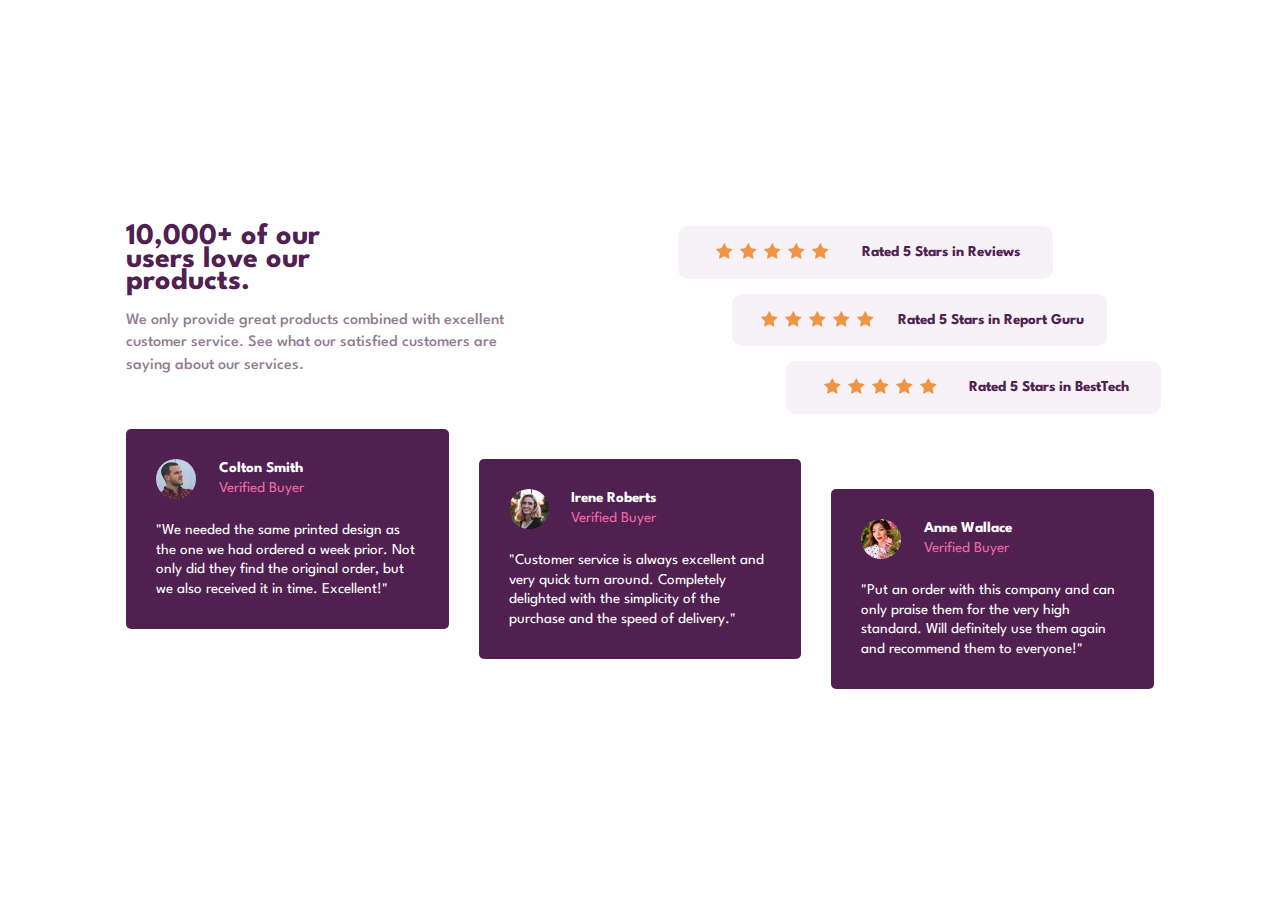
<file: Social-Proof-Section-main/index.html>
<!DOCTYPE html>
<html lang="en">
  <head>
    <meta charset="UTF-8" />
    <meta http-equiv="X-UA-Compatible" content="IE=edge">
    <meta name="viewport" content="width=device-width, initial-scale=1.0" />
    <!-- displays site properly based on user's device -->

    <link rel="icon" type="image/png" sizes="32x32" href="./images/favicon-32x32.png"/>
    <link rel="stylesheet" href="reset.css">
    <link rel="stylesheet" href="style.css">
    <link rel="stylesheet" href="desktop.css">

    <title>Frontend Mentor | Social proof section</title>

    <style>
      @import url('https://fonts.googleapis.com/css2?family=League+Spartan:wght@400;500;700&family=Sofia+Sans+Extra+Condensed:wght@500&display=swap');
    </style>

  </head>
  <body>
    <main>
      <div class="row-1">
        <div class="group-1">
          <h1 class="padd heading">10,000+ of our<br>users love our<br>products.</h1>
          <p class="para-one">We only provide great products combined with excellent customer service.
            See what our satisfied customers are saying about our services.</p>
        </div>
  
  
        <div class="group-2">
          <div class="rate rate-one">
            <div class="stars">
              <img class="stars" src="images/icon-star.svg" alt="">
              <img class="stars" src="images/icon-star.svg" alt="">
              <img class="stars" src="images/icon-star.svg" alt="">
              <img class="stars" src="images/icon-star.svg" alt="">
              <img class="stars" src="images/icon-star.svg" alt="">
            </div>
            <p class="rates">Rated 5 Stars in Reviews</p>
          </div>
  
          <div class="rate rate-two">
            <div class="stars">
              <img class="stars" src="images/icon-star.svg" alt="">
              <img class="stars" src="images/icon-star.svg" alt="">
              <img class="stars" src="images/icon-star.svg" alt="">
              <img class="stars" src="images/icon-star.svg" alt="">
              <img class="stars" src="images/icon-star.svg" alt="">
            </div>
            <p class="rates">Rated 5 Stars in Report Guru</p>
          </div>
  
          <div class="rate rate-three">
            <div class="stars">
              <img class="stars" src="images/icon-star.svg" alt="">
              <img class="stars" src="images/icon-star.svg" alt="">
              <img class="stars" src="images/icon-star.svg" alt="">
              <img class="stars" src="images/icon-star.svg" alt="">
              <img class="stars" src="images/icon-star.svg" alt="">
            </div>
            <p class="rates">Rated 5 Stars in BestTech</p>
          </div>
        </div>
      </div>


      <div class="group-3">
        <div class="reviews review-one">
          <div class="profile-detail">
            <div class="pp">
              <img src="images/image-colton.jpg" alt="Colton Profile" class="photo-profile">
            </div>
            <div class="ppp">
              <p class="name">Colton Smith</p>
              <p class="info">Verified Buyer</p>
            </div>
          </div>

          <p class="para-review">
            "We needed the same printed design as the one we had ordered a week prior.
            Not only did they find the original order, but we also received it in time.
            Excellent!"
          </p>
        </div>

        <div class="reviews review-two">
          <div class="profile-detail">
            <div class="pp">
              <img src="images/image-irene.jpg" alt="Colton Profile" class="photo-profile">
            </div>
            <div class="ppp">
              <p class="name">Irene Roberts</p>
              <p class="info">Verified Buyer</p>
            </div>
          </div>

          <p class="para-review">
            "Customer service is always excellent and very quick turn around. Completely
            delighted with the simplicity of the purchase and the speed of delivery."
          </p>
        </div>

        <div class="reviews review-three">
          <div class="profile-detail">
            <div class="pp">
              <img src="images/image-anne.jpg" alt="Colton Profile" class="photo-profile">
            </div>
            <div class="ppp">
              <p class="name">Anne Wallace</p>
              <p class="info">Verified Buyer</p>
            </div>
          </div>

          <p class="para-review">
            "Put an order with this company and can only praise them for the very high
            standard. Will definitely use them again and recommend them to everyone!"
          </p>
        </div>
      </div>
    </main>
    
    
    
    <!--
    <div class="attribution">
      Challenge by
      <a href="https://www.frontendmentor.io?ref=challenge" target="_blank"
        >Frontend Mentor</a
      >. Coded by <a href="#">Your Name Here</a>.
    </div>

    -->
  </body>
</html>

<!--
  i realized that I always fixed the width of content's container to
  match the mobile design. that's why my code wasn't really flexible.
  I cant really see the size 375 on my laptop so, I fixed the width insted :/

  Updates: I used chrome to see another screen size but the dev tool kinda take my entire screen so it wasn't comfortable.
  I found the solution in Kevil Powel's video that I can use Firefox instead and I think it's more convinience. I wish I knew this earlier.

  I also discovered new way to make the design flexible: use min property haha. I still find it difficult to use alike properties value tho like minmax, min-width, etc.
  I also discovered the way to reset css: using reset.css, thanks to -- from scrimba that gave list of Junior Developer checklist

  Next project: I will try to implement BEM in my code and see if that's useful for me

  Oh and, is there another way to create the stars? those repeated lines kinda bother me huhu
  and last thing, I stuck on how to place the reviews so it can be placed by using align-items or justify-content instead of using margin *edit this part

  updateeee: just took a screenshot. huhu I didnt know that firefox could be this useful, I should've used it earlier huhuhuuuu
-->
</file>
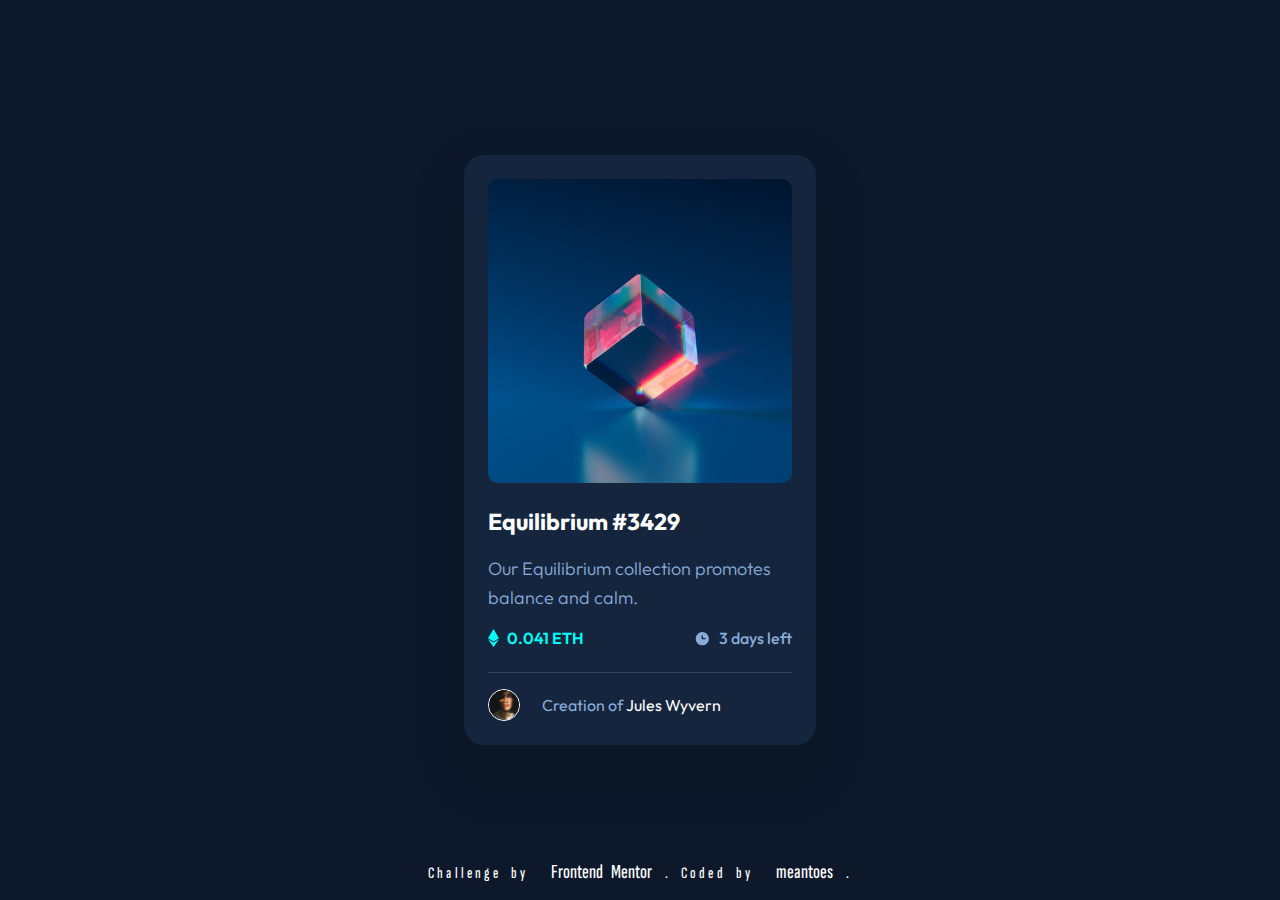
<file: NFT-Preview-Card-main/NFT-Preview-Card-main/index.html>
<!DOCTYPE html>
<html lang="en">
<head>
  <meta charset="UTF-8">
  <meta http-equiv="X-UA-Compatible" content="IE=edge">
  <meta name="viewport" content="width=device-width, initial-scale=1.0"> <!-- displays site properly based on user's device -->

  <link rel="icon" type="image/png" sizes="32x32" href="./images/favicon-32x32.png">
  <link rel="stylesheet" href="style.css">
  
  <title>Frontend Mentor | NFT preview card component</title>

  <style>
    @import url('https://fonts.googleapis.com/css2?family=Outfit:wght@300;400;600&family=Sofia+Sans+Extra+Condensed:ital,wght@0,500;1,600&display=swap');
  </style>
</head>

<body>
  <main>
    <div class="image">
      <img class="img" src="images/image-equilibrium.jpg" alt="Equilibrium">
      <img src="images/icon-view.svg" alt="view" class="view">
      <div class="overlay"></div>
    </div>

    <div class="card-details">
      <div class="card-info">
        <h1>Equilibrium #3429</h1>
        <p class="info">Our Equilibrium collection promotes<br>balance and calm.</p>
      </div>

      <div class="more-info">
        <div class="eth">
          <img src="images/icon-ethereum.svg" alt="Ethereum">
          <span class="eth">0.041 ETH</span>
        </div>

        <div class="times-left">
          <img src="images/icon-clock.svg" alt="clock">
          <span>3 days left</span>
        </div>
      </div>

      <hr>

      <div class="creator">
        <img class="avatar" src="images/image-avatar.png" alt="Avatar">
        <span class="creation">Creation of <span class="creators-name">Jules Wyvern</span></span>
      </div>
    </div>

    <div class="shadow_1"></div>
    <div class="shadow_2"></div>
  </main>

  <footer>
    Challenge by <a href="https://www.frontendmentor.io?ref=challenge" target="_blank">Frontend Mentor</a>. 
    Coded by <a href="https://www.frontendmentor.io/profile/meantoes">meantoes</a>.
  </footer>

</body>
</html>
</file>
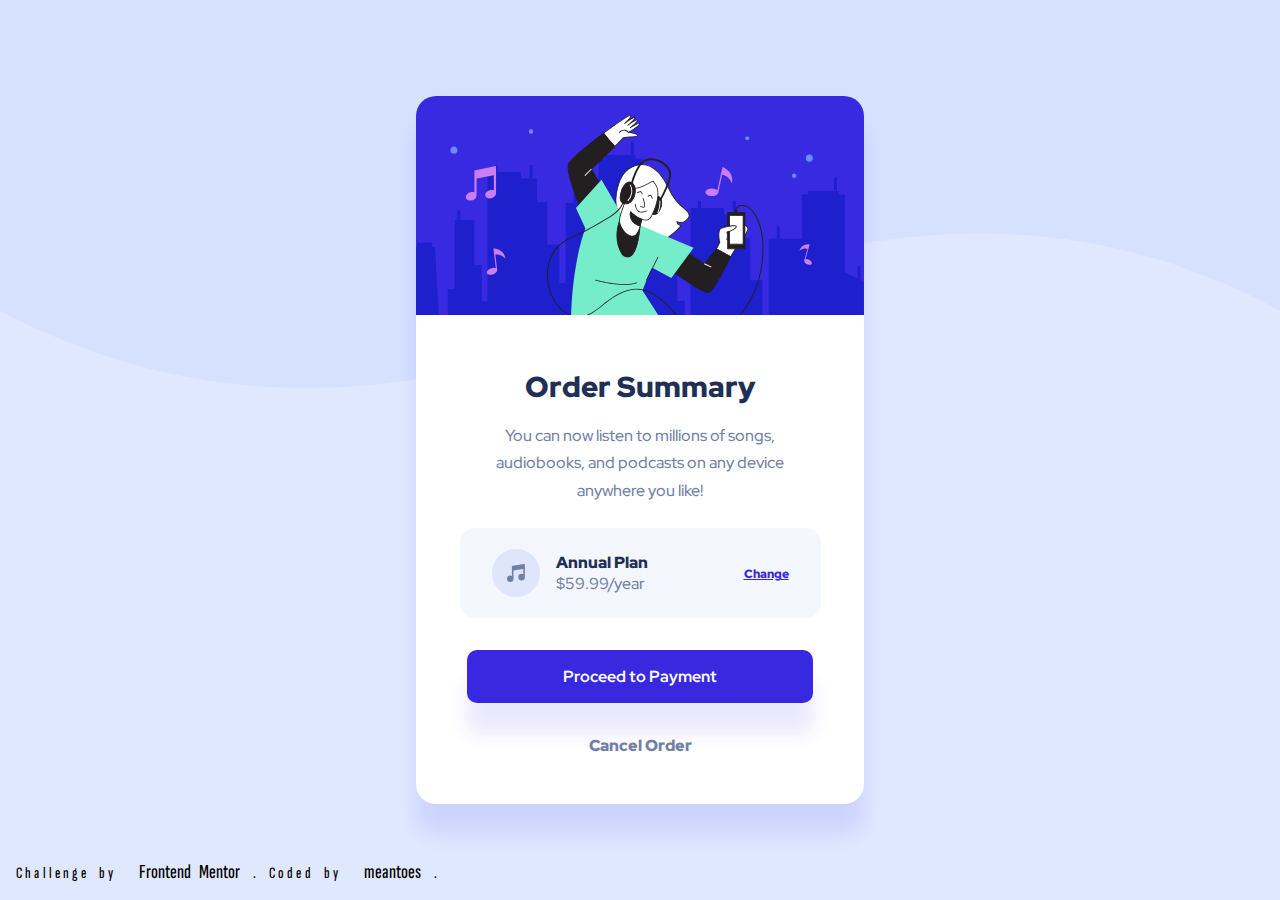
<file: Order-Summary-main/Order-Summary-main/index.html>
<!DOCTYPE html>
<html lang="en">
<head>
  <meta charset="UTF-8">
  <meta http-equiv="X-UA-Compatible" content="IE=edge">
  <meta name="viewport" content="width=device-width, initial-scale=1.0"> <!-- displays site properly based on user's device -->

  <link rel="icon" type="image/png" sizes="32x32" href="./images/favicon-32x32.png">
  <link rel="stylesheet" href="style.css">
  
  <title>Frontend Mentor | Order summary card</title>

  <!-- Feel free to remove these styles or customise in your own stylesheet 👍 -->
  <style>
    @import url('https://fonts.googleapis.com/css2?family=Red+Hat+Display:wght@500;700;900&display=swap');
	@import url('https://fonts.googleapis.com/css2?family=Sofia+Sans+Extra+Condensed:wght@500&display=swap');
  </style>
</head>

<body>
	<header>
		<picture>
			<source media="(max-width: 640px)" srcset="images/pattern-background-mobile.svg">
			<img class="bg" src="images/pattern-background-desktop.svg" alt="pattern desktop">
		</picture>
	</header>
	
	<main>
		<div class="card-container">
			<div class="image">
				<img src="images/illustration-hero.svg" alt="Illustration" class="image">
			</div>

			<div class="texts">
				<div class="summary">
					<h1>Order Summary</h1>
					<span>You can now listen to millions of songs, audiobooks, and podcasts on any 
						device anywhere you like!</span>
				</div>
	
				<div class="annual-plan">
					<div class="left">
						<img src="images/icon-music.svg" alt="Music">
						<div class="price">
							<p>Annual Plan <br><span>$59.99/year</span></p>
						</div>
					</div>
	
					<div class="right">
						<a href="#">Change</a>
					</div>
				</div>
	
				<a href="#"><button>Proceed to Payment</button></a>
				<a href="#" class="cancel-link">Cancel Order</a>
			</div>
		</div>
	</main>

	<footer>
		Challenge by <a href="https://www.frontendmentor.io?ref=challenge" target="_blank">Frontend Mentor</a>. 
		Coded by <a href="https://www.frontendmentor.io/profile/meantoes">meantoes</a>.
	 </footer>

</body>
</html>
</file>
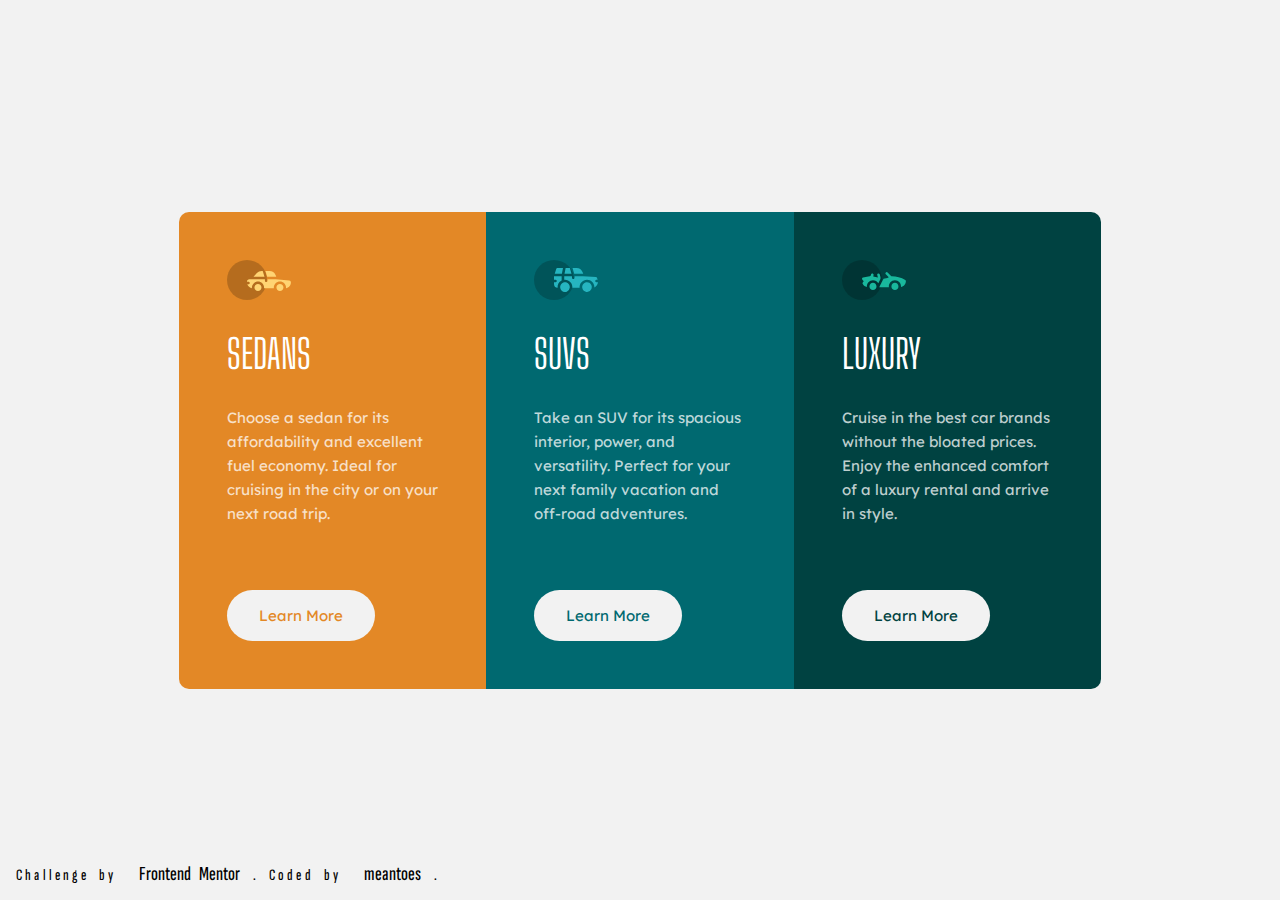
<file: preview-card-columns-main/preview-card-columns-main/index.html>
<!DOCTYPE html>
<html lang="en">
<head>
  <meta charset="UTF-8">
  <meta http-equiv="X-UA-Compatible" content="IE=edge">
  <meta name="viewport" content="width=device-width, initial-scale=1.0"> <!-- displays site properly based on user's device -->

  <link rel="icon" type="image/png" sizes="32x32" href="./images/favicon-32x32.png">
  <link rel="stylesheet" href="reset.css">
  <link rel="stylesheet" href="style.css">
  
  <title>Frontend Mentor | 3-column preview card component</title>

  <style>
    @import url('https://fonts.googleapis.com/css2?family=Big+Shoulders+Display:wght@700&family=Lexend+Deca&family=Sofia+Sans+Extra+Condensed:wght@500&display=swap');
  </style>
  
</head>
<body>
  <main>
    <div class="container container-sedans">
        <div class="logo">
          <img src="images/icon-sedans.svg" alt="Sedans">
        </div>

        <h1>sedans</h1>

        <p class="sedans">Choose a sedan for its affordability and excellent fuel economy. Ideal for cruising in the city 
          or on your next road trip.</p>
        
        <div class="butt">
          <button class="buttons sedans-button">Learn More</button>
        </div>
    </div>

    <div class="container container-suvs">
      <div class="logo">
        <img src="images/icon-suvs.svg" alt="SUVs">
      </div>

      <h1>SUVs</h1>

      <p class="suvs">Take an SUV for its spacious interior, power, and versatility. Perfect for your next family vacation 
        and off-road adventures.</p>
      
      <div class="butt">
        <button class="buttons suvs-button">Learn More</button>
      </div>
    </div>

    <div class="container container-luxury">
      <div class="logo">
        <img src="images/icon-luxury.svg" alt="Luxury">
      </div>

      <h1>luxury</h1>

      <p class="luxury">Cruise in the best car brands without the bloated prices. Enjoy the enhanced comfort of a luxury 
        rental and arrive in style.</p>
      
      <div class="butt">
        <button class="buttons luxury-button">Learn More</button>
      </div>
    </div>
  </main>

  <footer>
		Challenge by <a href="https://www.frontendmentor.io?ref=challenge" target="_blank">Frontend Mentor</a>. 
		Coded by <a href="https://www.frontendmentor.io/profile/meantoes">meantoes</a>.
	</footer>
   
</body>
</html>
</file>
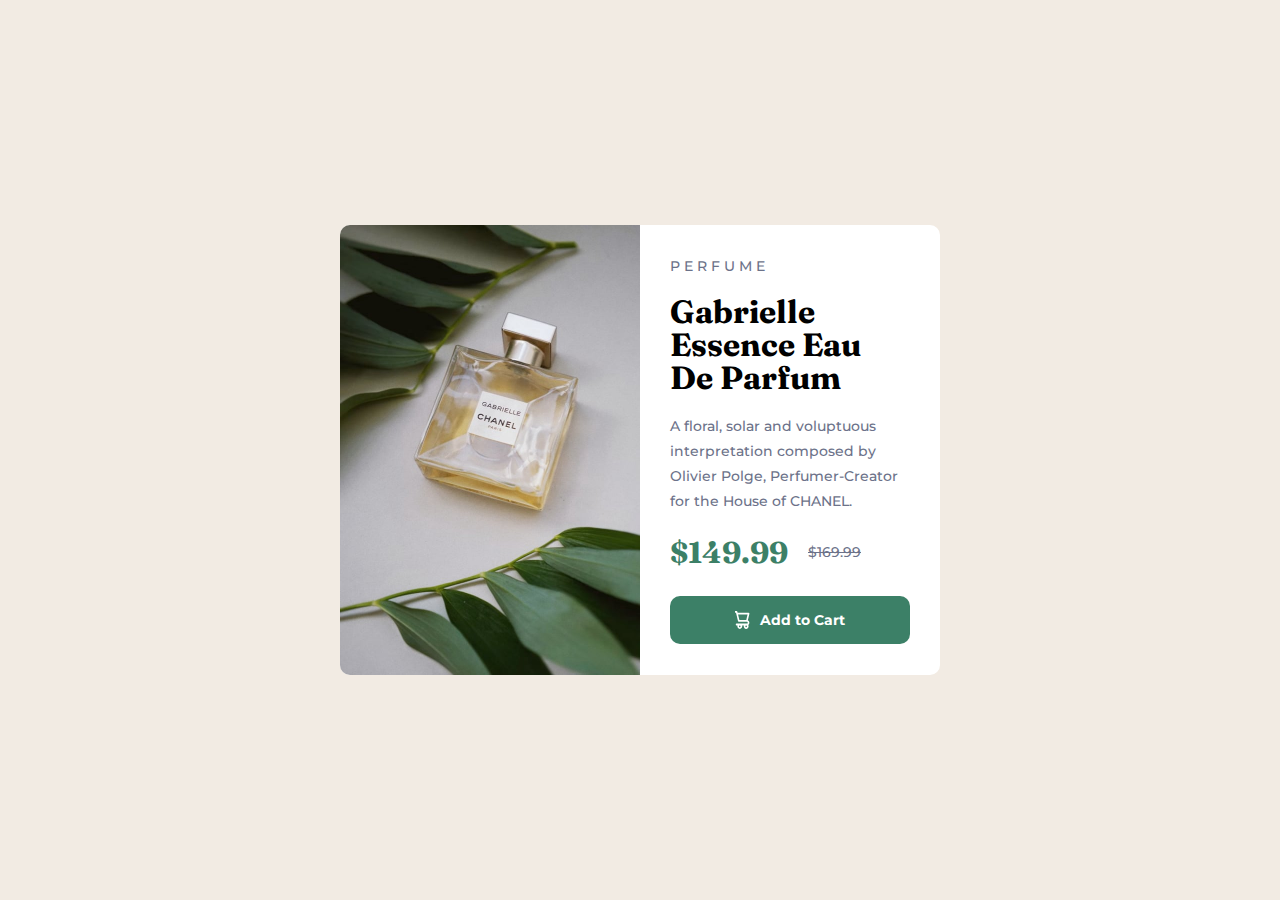
<file: Product-preview-card-component-main/Product-preview-card-component-main/index.html>
<!DOCTYPE html>
<html lang="en">
<head>
  <meta charset="UTF-8">
  <meta name="viewport" content="width=device-width, initial-scale=1.0"> <!-- displays site properly based on user's device -->

  <link rel="icon" type="image/png" sizes="32x32" href="./images/favicon-32x32.png">
  <link rel="stylesheet" href="style.css">
  <link rel="preconnect" href="https://fonts.googleapis.com">
  <link rel="preconnect" href="https://fonts.gstatic.com" crossorigin>
  <link href="https://fonts.googleapis.com/css2?family=Fraunces:opsz,wght@9..144,700&family=Montserrat:wght@500;700&display=swap" rel="stylesheet">
  
  <title>Frontend Mentor | Product preview card component</title>

  <!-- Feel free to remove these styles or customise in your own stylesheet 👍
  <style>
    .attribution { font-size: 11px; text-align: center; }
    .attribution a { color: hsl(228, 45%, 44%); }
  </style>
  -->

</head>
<body>
  <main>
    <div class="picture">
      <picture>
        <source media="(min-width: 640px)" srcset="images/image-product-desktop.jpg">
        <img class="image-product" src="images/image-product-mobile.jpg" alt="Gabrielle Essence Eau De Parfum product preview">
      </picture>
    </div>

    <div class="contents">
      <div class="perfume">perfume</div>

      <h1>Gabrielle Essence Eau De Parfum</h1>
      <div class="texts">
        A floral, solar and voluptuous interpretation composed by Olivier Polge, 
        Perfumer-Creator for the House of CHANEL.
      </div>

      <div class="price">$149.99<span class="price-2">$169.99</span></div>

      <button>
        <img class="icon" src="images/icon-cart.svg" alt="add to cart button">
        <span>Add to Cart</span>
      </button>
    </div>
  </main>


    <!--
      <div class="attribution">
        Challenge by <a href="https://www.frontendmentor.io?ref=challenge" target="_blank">Frontend Mentor</a>. 
        Coded by meantoes.
      </div>
    -->

</body>
</html>
</file>
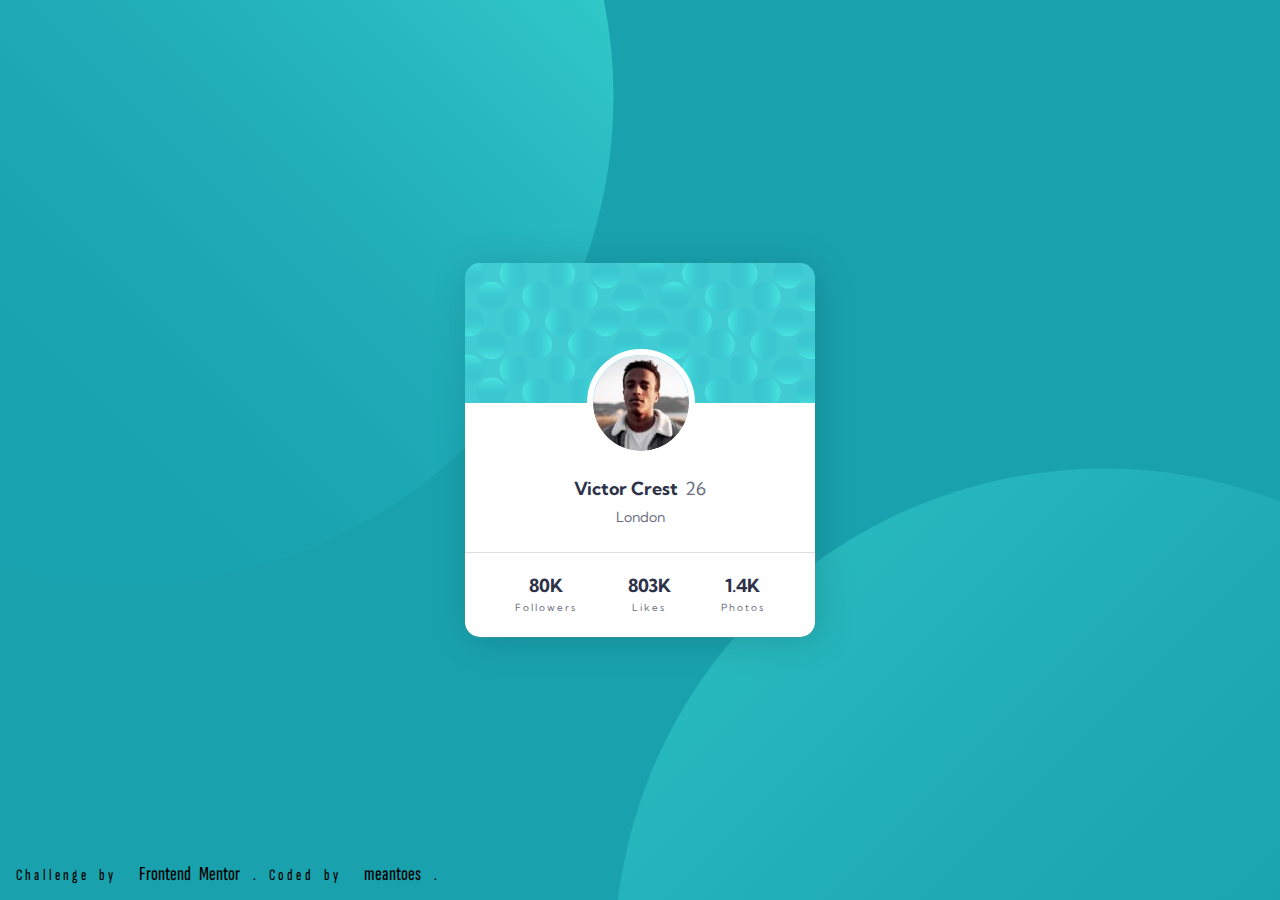
<file: Profile-Card-Component-main/Profile-Card-Component-main/index.html>
<!DOCTYPE html>
<html lang="en">
<head>
  <meta charset="UTF-8">
  <meta http-equiv="X-UA-Compatible" content="IE=edge">
  <meta name="viewport" content="width=device-width, initial-scale=1.0"> <!-- displays site properly based on user's device -->

  <link rel="icon" type="image/png" sizes="32x32" href="./images/favicon-32x32.png">
  <link rel="stylesheet" href="reset.css">
  <link rel="stylesheet" href="style.css">

  <style>
    @import url('https://fonts.googleapis.com/css2?family=Kumbh+Sans:wght@400;700&family=Sofia+Sans+Extra+Condensed:wght@500&display=swap');
  </style>
  
  <title>Frontend Mentor | Profile card component</title>

</head>
<body>
  <main>
    <div class="card">
      <div class="top-section">
        <img class="top-bg" src="images/bg-pattern-card.svg" alt="">
        <div class="profile">
          <img class="profile" src="images/image-victor.jpg" alt="Victor Profile">
        </div>
      </div>

      <div class="middle-section">
        <h1 class="bold">Victor Crest <span class="for-gap">26</span></h1>
        <p class="ex">London</p>
      </div>

      <div class="bottom-section">
        <div class="bs followers">
          <p class="bold">80K</p>
          <p>Followers</p>
        </div>
        <div class="bs likes">
          <p class="bold">803K</p>
          <p>Likes</p>
        </div>
        <div class="bs photos">
          <p class="bold">1.4K</p>
          <p>Photos</p>
        </div>
      </div>
    </div>
  </main>

  <footer>
		Challenge by <a href="https://www.frontendmentor.io?ref=challenge" target="_blank">Frontend Mentor</a>. 
		Coded by <a href="https://www.frontendmentor.io/profile/meantoes">meantoes</a>.
	 </footer>
</body>
</html>

<!DOCTYPE html>
<html lang="en">
<head>
  <meta charset="UTF-8">
  <meta http-equiv="X-UA-Compatible" content="IE=edge">
  <meta name="viewport" content="width=device-width, initial-scale=1.0">
  <title>Document</title>
</head>
<body>
  
</body>
</html>
</file>
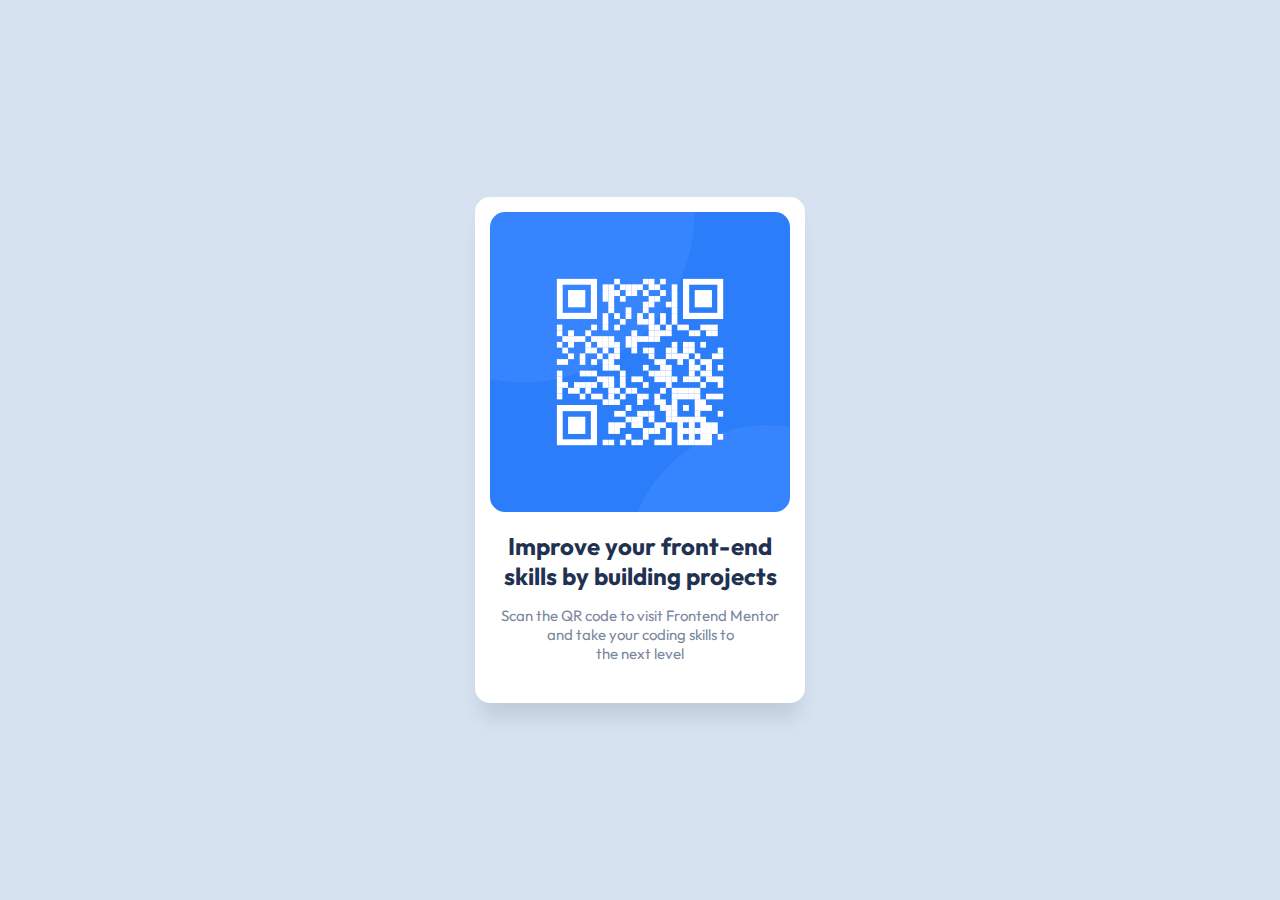
<file: QR-Code-Card-main/QR-Code-Card-main/index.html>
<!DOCTYPE html>
<html lang="en">

<head>
  <meta charset="UTF-8">
  <meta http-equiv="X-UA-Compatible" content="IE=edge">
  <meta name="viewport" content="width=device-width, initial-scale=1.0"> <!-- displays site properly based on user's device -->

  <link rel="icon" type="image/png" sizes="32x32" href="./images/favicon-32x32.png">
  <link rel="preconnect" href="https://fonts.googleapis.com">
  <link rel="preconnect" href="https://fonts.gstatic.com" crossorigin>
  <link href="https://fonts.googleapis.com/css2?family=Outfit:wght@400;700&display=swap" rel="stylesheet">
  
  <title>Frontend Mentor | QR code component</title>

  <!--STYLE-->
  <style>

    body {
      display: flex;
      flex-direction: column;
      min-height: 100vh;
      align-items: center;
      justify-content: center;
      font-family: 'Outfit', sans-serif;
      background-color: hsl(212, 45%, 89%);
      margin: 0;
    }

    main {
      display: grid;
      grid-template-columns: 300px;
      align-items: center;
      background-color: white;
      padding: 15px;
      border-radius: 15px;

      font-size: 15px;
      text-align: center;
      color: hsl(220, 15%, 55%);

      box-shadow: 0 20px 20px -6px rgba(0, 0, 0, 0.101);
    }

    .image {
      width: 100%;
      border-radius: 15px;
    }

    .texts {
      padding: 0 10px 10px 10px;
    }

    h1 {
      font-size: 24px;
      font-weight: 700;
      color: hsl(218, 44%, 22%);
      margin: 0;
      margin-top: 15px;
    }
  </style>

</head>

<body>
  <main>
    <div class="image">
      <img src="images/image-qr-code.png" alt="QR Code" class="image">
    </div>

    <div class="texts">
      <h1>Improve your front-end skills by building projects</h1>
      <p> Scan the QR code to visit Frontend Mentor and take your coding skills to<br>the next level</p>
    </div>
  </main>

  <!--
  <div class="attribution">
    Challenge by <a href="https://www.frontendmentor.io?ref=challenge" target="_blank">Frontend Mentor</a>. 
    Coded by <a href="#">Your Name Here</a>.
  </div>
  -->
  
</body>
</html>
</file>
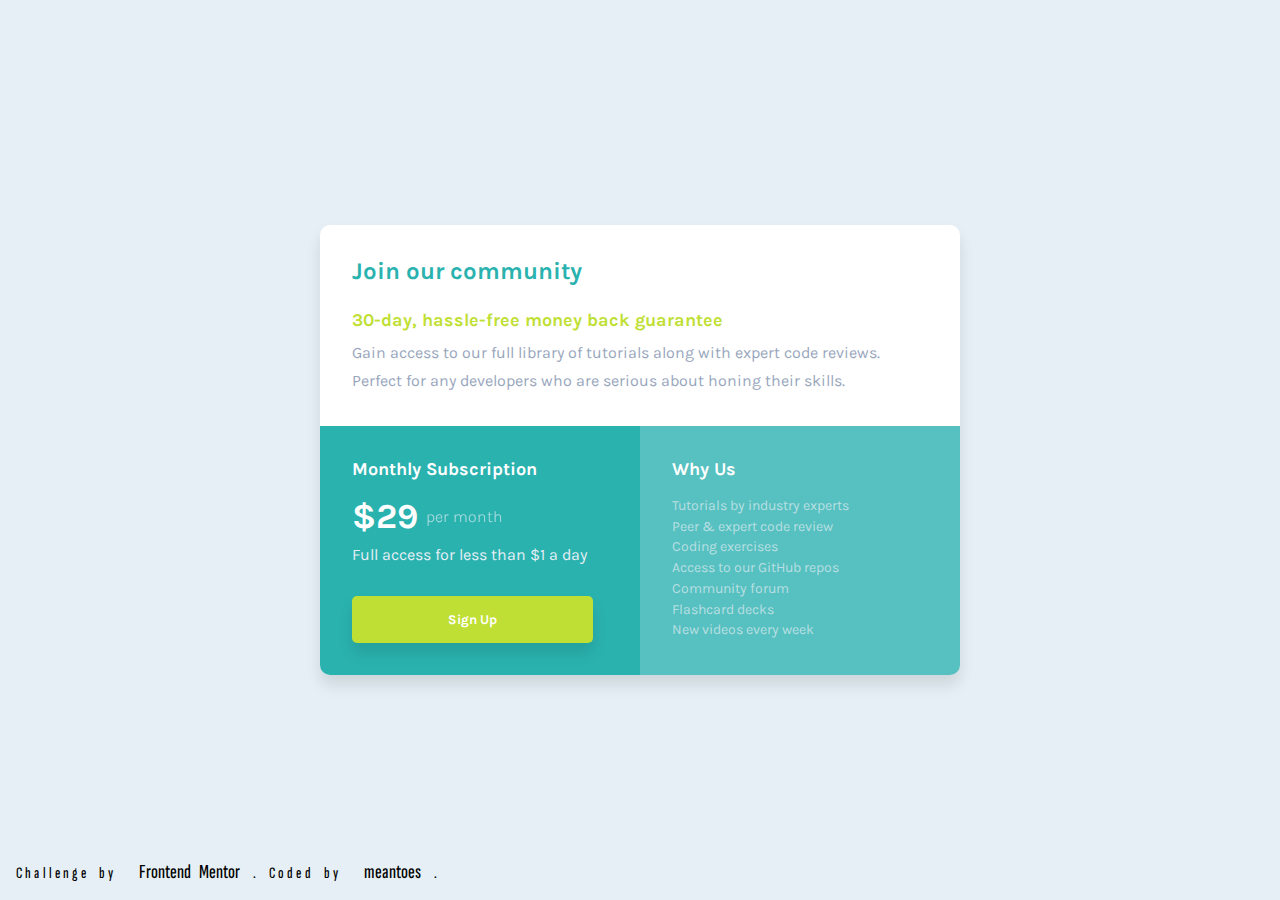
<file: Single-Price-Grid-main/Single-Price-Grid-main/index.html>
<!DOCTYPE html>
<html lang="en">
<head>
  <meta charset="UTF-8">
  <meta http-equiv="X-UA-Compatible" content="IE=edge">
  <meta name="viewport" content="width=device-width, initial-scale=1.0"> <!-- displays site properly based on user's device -->

  <link rel="icon" type="image/png" sizes="32x32" href="./images/favicon-32x32.png">
  <link rel="stylesheet" href="style.css">
  
  <title>Frontend Mentor | Single Price Grid Component</title>

  <style>
    @import url('https://fonts.googleapis.com/css2?family=Inter:wght@400;700&family=Karla:wght@400;700&display=swap');
    @import url('https://fonts.googleapis.com/css2?family=Sofia+Sans+Extra+Condensed:wght@500&display=swap');
  </style>
</head>
<body>
  <main>
    <div class="contents">
      <div class="first_row">
        <h1>Join our community</h1>
        <p class="para_one">30-day, hassle-free money back guarantee</p>
        <p class="para_two">Gain access to our full library of tutorials along with expert code reviews. 
          Perfect for any developers who are serious about honing their skills.</p>
      </div>

      <div class="second_row">
        <div class="left_side">
          <h2>Monthly Subscription</h2>
          <p class="para_three">&dollar;29 <span class="per_month">per month</span></p>
          <p class="para_four">Full access for less than &dollar;1 a day</p>
          <button>Sign Up</button>
        </div>
        <div class="right_side">
          <h2>Why Us</h2>
          <pre>Tutorials by industry experts
Peer &amp; expert code review
Coding exercises
Access to our GitHub repos
Community forum
Flashcard decks
New videos every week</pre>
        </div>
      </div>
    </div>
  </main>

  <footer>
		Challenge by <a href="https://www.frontendmentor.io?ref=challenge" target="_blank">Frontend Mentor</a>. 
		Coded by <a href="https://www.frontendmentor.io/profile/meantoes">meantoes</a>.
	 </footer>
</body>
</html>
</file>
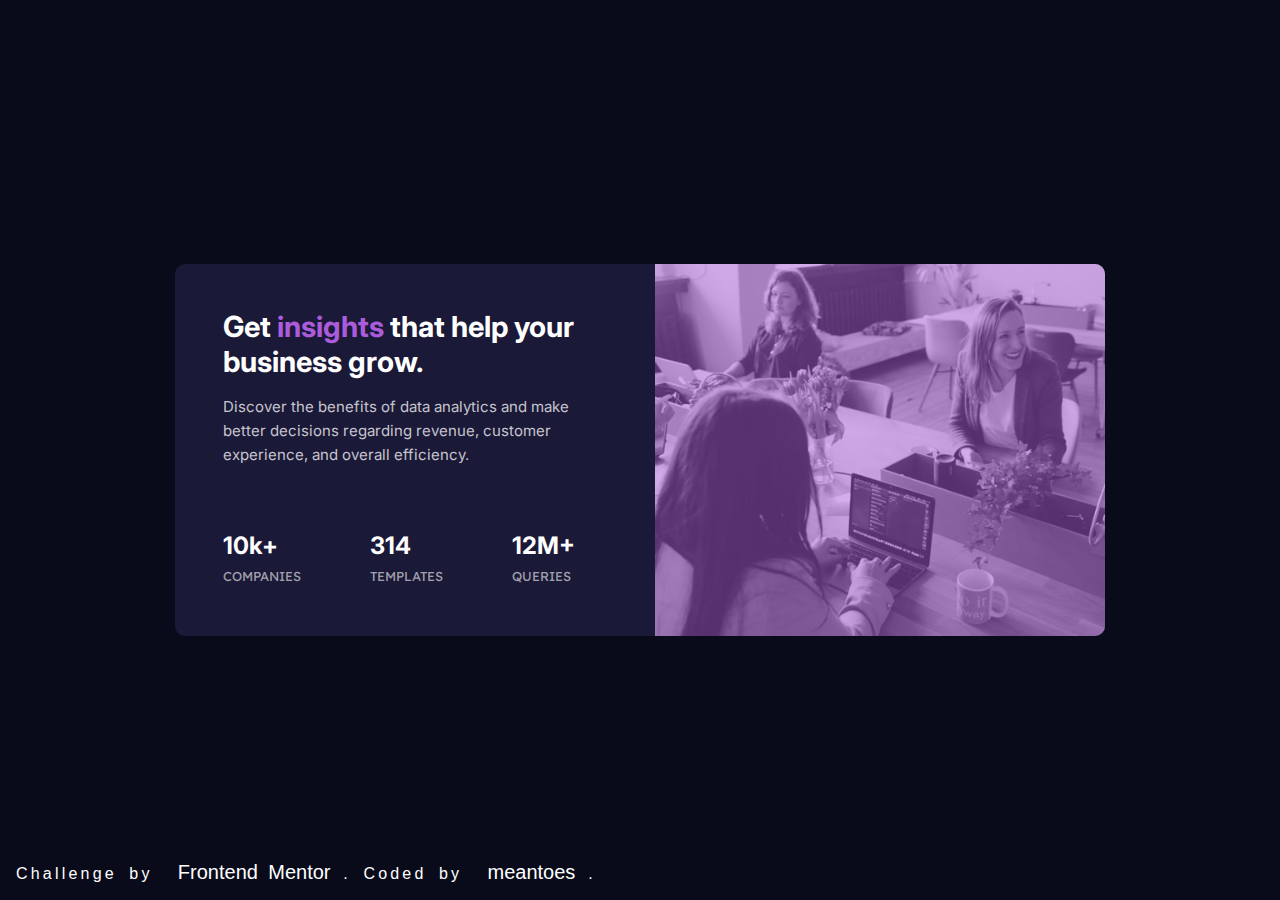
<file: Stats-Preview-main/Stats-Preview-main/index.html>
<!DOCTYPE html>
<html lang="en">
<head>
  <meta charset="UTF-8">
  <meta http-equiv="X-UA-Compatible" content="IE=edge">
  <meta name="viewport" content="width=device-width, initial-scale=1.0">

  <link rel="icon" type="image/png" sizes="32x32" href="./images/favicon-32x32.png">
  <link rel="stylesheet" href="style.css">
  <link rel="stylesheet" href="desktop.css">
  
  <title>Frontend Mentor | Stats preview card component</title>

  <style>
    @import url('https://fonts.googleapis.com/css2?family=Inter:wght@400;700&family=Lexend+Deca&display=swap');
  </style>

</head>
<body>
	<main>
		<div class="image">
			<picture>
				<source media="(min-width: 1000px)" srcset="images/image-header-desktop.jpg" class="image">
				<img src="images/image-header-mobile.jpg" alt="Header" class="image">
				<div class="overlay"></div>
			</picture>
		</div>

		<div class="card">
			<div class="texts">
				<h1>Get <span>insights</span> that help your business grow.</h1>

				<div class="paragraph">
					<p>Discover the benefits of data analytics and make better decisions regarding revenue, customer 
						experience, and overall efficiency.</p>
				</div>
		
				<div class="data">
					<div class="datas">10k+ <span>companies</span></div>
					<div class="datas">314 <span>templates</span></div>
					<div class="datas">12M+<span>queries</span></div>
				</div>
			</div>
		</div>
	</main>

	<footer>
		Challenge by <a href="https://www.frontendmentor.io?ref=challenge" target="_blank">Frontend Mentor</a>. 
		Coded by <a href="https://www.frontendmentor.io/profile/meantoes">meantoes</a>.
	 </footer>
</body>
</html>
</file>
<file: Social-Proof-Section-main/style.css>
/* font-family: 'League Spartan', sans-serif;
font-family: 'Sofia Sans Extra Condensed', sans-serif; */

body {
    font-size: 15px;
    font-family: 'League Spartan', sans-serif;
    min-height: 100vh;
    display: grid;
    align-items: center;
    justify-content: center;
    padding-top: 2em;
    box-sizing: border-box;
}

main {
    line-height: 1.5em;
    display: grid;
    align-items: center;
    justify-content: center;
}

.row-1 {
    display: grid;
    grid-template-columns: 1fr;
    margin: 1em 2em;
    row-gap: 2em;
}

.group-1 {
    box-sizing: border-box;
    margin: 0 0.5em;
}

.heading {
    font-size: 2em;
    font-weight: 700;
    color: hsl(300, 43%, 22%);
    text-align: center;
}

.para-one {
    text-align: center;
    color: hsl(303, 10%, 53%);
    font-weight: 500;
    margin-top: 1em;
    font-size: 16px;
}

.group-2 {
    display: grid;
    row-gap: 1em;
    align-items: center;
    justify-content: center;
    font-weight: 700;
    color: hsl(300, 43%, 22%);
}

.rate {
    background-color: hsl(300, 24%, 96%);
    border-radius: 10px;
    display: flex;
    align-items: center;
    justify-content: center;
    flex-direction: column;
    row-gap: 0.2em;
    width: 20em;
    height: 5em;
}

.stars {
    margin-left: 0.2em;
    vertical-align: text-bottom;
}

.group-3 {
    display: grid;
    grid-template-columns : repeat(minmax(100px, 1fr));
    color: white;
    row-gap: 1em;
    margin: 2em 2.5em;
    position: relative;
}

.reviews {
    background-color: hsl(300, 43%, 22%);
    border-radius: 5px;
    padding: 2em;
}

.profile-detail {
    display: flex;
    column-gap: 1.5em;
    align-items: center;
    vertical-align: middle;
    margin-bottom: 1.5em;
}

.photo-profile {
    border-radius: 50%;
    width: 40px;
    display: block;
}

.ppp {
    line-height: 1.3em;
}

.name {
    font-weight: 700;
}

.info {
    color: hsl(333, 80%, 67%);
}

.para-review {
    line-height: 1.3em;
    font-weight: 400;
}
</file>
<file: Social-Proof-Section-main/desktop.css>
@media (min-width: 600px) and (max-width: 800px) {
    .row-1 {
        grid-template-columns: 1fr 1fr;
        column-gap: 1em;
    }

    .group-2 .rate-one{
        align-self: flex-start;
    }
}

@media (min-width: 801px) {
    body {
        padding: min(3em);
    }

    .heading, .para-one {
        text-align: start;
    }

    .row-1 {
        grid-template-columns: 1fr 1fr;
        column-gap: 5em;
    }

    .para-one {
        max-width: 25em;
    }
    
    .rate {
        flex-direction: row;
        min-width: 25em;
        height: 3.5em;
        justify-content: space-evenly;
        align-items: center;
    }

    .group-2 {
        display: flex;
        flex-direction: column;
        justify-content: center;
    }

    .rate-one {
        align-self: flex-start;
    }

    .rate-three{
        align-self: flex-end;
    }

    .group-3 {
        grid-template-columns: 1fr 1fr 1fr;
        column-gap: 2em;
    }

    .reviews {
        max-width: 17.5em;
    }

    .review-one {
        margin-top: -2em;
        margin-bottom: 2em;
    }

    .review-three {
        margin-top: 2em;
        margin-bottom: -2em;
    }
}
</file>
<file: NFT-Preview-Card-main/NFT-Preview-Card-main/style.css>
body {
    position: relative;
    margin: 0;
    min-height: 100vh;
    display: flex;
    flex-direction: column;
    justify-content: center;
    align-items: center;
    background-color: hsl(217, 54%, 11%);
}

h1, .info, .more-info {
    margin: 0;
}

main {
    position: relative;
    display: grid;
    align-items: center;
    justify-content: center;
    grid-template-columns: 1fr;
    min-width: 18rem;
    max-width: 19rem;
    font-family: 'Outfit', sans-serif;
    color: white;
    background-color: hsl(216, 50%, 16%);
    padding: 1.5rem;
    border-radius: 20px;
}

h1 {
    font-size: 1.4375rem;
    margin-top: 1.5rem;
    transition: color 0.25s;
}

.image, .img {
    width: 100%;
    border-radius: 10px;
}

.image {
    display: flex;
    position: relative;
    justify-content: center;
    align-items: center;
}

.overlay {
    background-color: cyan;
    border-radius: 10px;
    position: absolute;
    z-index: 1;
    top: 0;
    left: 0;
    width: 100%;
    height: 100%;
    opacity: 0;

    transition: opacity 0.15s;
}

.view {
    position: absolute;
    opacity: 0;

    transition: opacity 0.15s;
    z-index: 2;
}

.image:hover .view {
    opacity: 1;
}

.image:hover .overlay {
    opacity: 0.5;
}
.image:hover {
    cursor: pointer;
}

.info {
    color: hsl(215, 51%, 70%);
    font-weight: 300;
    font-size: 1.125rem;
    line-height: 1.8rem;

    margin-top: 1.2rem;
}

.more-info {
    display: flex;
    justify-content: space-between;

    margin-top: 1rem;
}

.eth {
    display: flex;
    align-items: center;
    column-gap: 0.5rem;

    color: hsl(178, 100%, 50%);
    font-weight: 600;
}

.times-left {
    display: flex;
    align-items: center;
    column-gap: 0.5rem;

    color: hsl(215, 51%, 70%);
    font-weight: 500;
}

hr {
    border: none;
    height: 1px;
    color: hsl(215, 32%, 27%);
    background-color: hsl(215, 32%, 27%);
    margin-top: 1.5rem;
    margin-bottom: 1rem;
}

.creator {
    display: grid;
    grid-template-columns: 1.875rem 1fr;
    column-gap: 1.5rem;
    justify-content: center;
    align-items: center;
}

.avatar {
    width: 100%;
    border-radius: 50px;
    border: 1px solid white;
}

.creation {
    color: hsl(215, 51%, 70%);
}

.creators-name {
    color: white;
    transition: all 0.15s;
}

h1:hover, .creators-name:hover{
    color: hsl(178, 100%, 50%);
    cursor: pointer;
}

.shadow_1 {
    background-color: hsla(0, 0%, 0%, 0.454);
    opacity: 0.1;
    border-radius: 50px;
    position: absolute;
    top: 2rem;
    left: -1rem;
    right: -1rem;
    bottom: -3rem;
    z-index: -1;
}

.shadow_2 {
    background-color: rgba(0, 0, 0, 0.25);
    opacity: 0.1;
    border-radius: 80px;
    position: absolute;
    top: -2rem;
    left: -3rem;
    right: -3rem;
    bottom: -5rem;
    z-index: -2;
}

footer {
    position: absolute;
    bottom: 1rem;
    font-size: 1rem;
    white-space: nowrap;

    font-family: 'Sofia Sans Extra Condensed', sans-serif;
    color: white;
    font-weight: 500;
    word-spacing: 0.3rem;
    letter-spacing: 0.2rem;
}

footer a {
    text-decoration: none;
    font-size: 20px;
    color: white;
    letter-spacing: normal;
    margin: 0.8rem;
    transition: all 0.15s;
}

a:hover {
    padding: 0.5rem 0.8rem;
    background-color: white;
    color: black;
    border-radius: 5px;
    margin: 0;
}

@media all and (max-width: 375px) {
    main {
        max-width: 18.75rem;
    }
}
</file>
<file: Order-Summary-main/Order-Summary-main/style.css>
body, h1, img, span, h1 {
    margin: 0;
}

body {
    position: relative;
}

.bg {
    width: 100%;
    position: absolute;
    z-index: 1;
}

main {
    display: flex;
    align-items: center;
    justify-content: center;
    min-height: 100vh;
    background-color: hsl(225, 100%, 94%);
    font-family: 'Red Hat Display', sans-serif;
}

.card-container {
    display: flex;
    flex-direction: column;
    align-items: center;
    justify-content: center;

    max-width: 28rem;
    background-color: white;
    border-radius: 20px;

    box-shadow: 0 30px 20px 0 hsla(245, 75%, 52%, 0.105);
    position: relative;
    z-index: 2;
}

.image {
    width: 100%;
    border-top-right-radius: 20px;
    border-top-left-radius: 20px;
}

.texts {
    display: flex;
    flex-direction: column;
    align-items: center;
    justify-content: center;
    padding: 2rem 1.5rem;
    font-size: 1rem;
}

.summary {
    display: flex;
    flex-direction: column;
    align-items: center;
    justify-content: center;
    text-align: center;
    margin-top: 1rem;
}

.summary h1 {
    color: hsl(223, 47%, 23%);
    font-weight: 900;
    font-size: 1.8rem;
}

.summary span {
    color: hsl(224, 23%, 55%);
    font-weight: 500;
    line-height: 1.7rem;
    max-width: 20rem;

    margin-top: 1rem;
}

.annual-plan {
    padding: 0.5rem 2rem;
    display: flex;
    column-gap: 6rem;
    align-items: center;
    justify-content: space-between;
    background-color: hsl(225, 100%, 98%);
    border-radius: 15px;
    margin-top: 1.5rem;
}

.left {
    display: flex;
    align-items: center;
    justify-content: center;
    column-gap: 1rem;
}

.price {
    color: hsl(223, 47%, 23%);
    font-weight: 900;
}

.price span {
    font-weight: 500;
    color: hsl(224, 23%, 55%);
}

.right a {
    color: hsl(245, 75%, 52%);
    font-weight: 900;
    transition: all 0.15s;
    font-size: 12px;
}

.right a:hover {
    text-decoration: none;
    filter: opacity(0.6);
}

button {
    background-color: hsl(245, 75%, 52%);
    border: none;
    color: white;
    padding: 1rem 6rem;
    border-radius: 10px;

    font-weight: 700;
    font-size: 1rem;

    box-shadow: 0 30px 20px 0 hsla(245, 75%, 52%, 0.105);
    font-family: 'Red Hat Display', sans-serif;
    margin-top: 2rem;
    transition: all 0.15s;
}

button:hover {
    opacity: 60%;
    cursor: pointer;
}

.cancel-link {
    text-decoration: none;
    font-family: 'Red Hat Display', sans-serif;
    color: hsl(224, 23%, 55%);
    font-weight: 900;
    margin-top: 2rem;
    padding-bottom: 1rem;
    transition: color 0.15s;
}

.cancel-link:hover {
    color: hsl(223, 47%, 23%);
}

@media all and (max-width: 639px) {
    .card-container {
        max-width: 23rem;
    }

    .summary span {
        max-width: 17rem;
    }

    .texts {
        padding: 2rem 0;
    }

    .annual-plan {
        padding: 0.5rem 1rem;
        column-gap: 4rem;
    }

    button {
        padding: 1rem 4.5rem;
    }
}

footer {
    position: absolute;
    bottom: 1rem;
    left: 1rem;
    font-size: 1rem;
    white-space: nowrap;

    font-family: 'Sofia Sans Extra Condensed', sans-serif;
    color: black;
    font-weight: 500;
    word-spacing: 0.3rem;
    letter-spacing: 0.2rem;
}

footer a {
    text-decoration: none;
    font-size: 20px;
    color: black;
    letter-spacing: normal;
    margin: 0.8rem;
    transition: all 0.15s;
}

footer a:hover {
    padding: 0.5rem 0.8rem;
    background-color: white;
    color: black;
    border-radius: 5px;
    margin: 0;
}
</file>
<file: preview-card-columns-main/preview-card-columns-main/style.css>
body {
    position: relative;
    display: grid;
    place-content: center;
    min-height: 100vh;
    background-color: hsl(0, 0%, 95%);
}

main {
    display: flex;
    justify-content: center;
    align-items: center;
    flex-direction: column;
}

.container {
    display: flex;
    flex-direction: column;
    padding: 3rem;
    row-gap: 2em;
    font-family: 'Big Shoulders Display', cursive;
}

.container-sedans {
    background-color: hsl(31, 77%, 52%);
    border-top-right-radius: 10px;
    border-top-left-radius: 10px;
}

.container-suvs {
    background-color: hsl(184, 100%, 22%);
}

.container-luxury {
    background-color: hsl(179, 100%, 13%);
    border-bottom-right-radius: 10px;
    border-bottom-left-radius: 10px;
}

h1 {
    font-size: 2.5em;
    text-transform: uppercase;
    color: white;
}

p {
    color: hsla(0, 0%, 100%, 0.75);
    font-family: 'Lexend Deca', sans-serif;
    font-size: 15px;
    line-height: 1.5rem;
    width: 14.5rem;
    margin-bottom: 2rem;
}

button {
    background-color: hsl(0, 0%, 95%);
    border: none;
    padding: 1rem 2rem;
    border-radius: 30px;
    font-family: 'Lexend Deca', sans-serif;
    font-size: 15px;
    transition: all 0.15s;
}

.sedans-button {
    color: hsl(31, 77%, 52%);
}

.suvs-button {
    color: hsl(184, 100%, 22%);
}

.luxury-button {
    color: hsl(179, 100%, 13%);
}

button:hover {
    cursor: pointer;
    background-color: transparent;
    outline: 2px solid hsl(0, 0%, 95%);
    color: hsl(0, 0%, 95%);
}

footer {
    position: absolute;
    font-size: 1rem;
    white-space: nowrap;
    font-family: 'Sofia Sans Extra Condensed', sans-serif;
    right: 50%;
    transform: rotate(270deg);
    top: 50%;

    color: black;
    font-weight: 500;
    word-spacing: 0.3rem;
    letter-spacing: 0.2rem;
}

footer a {
    text-decoration: none;
    font-size: 20px;
    color: black;
    letter-spacing: normal;
    margin: 0.8rem;
    transition: all 0.15s;
}

footer a:hover {
    padding: 0.5rem 0.8rem;
    background-color: black;
    color: white;
    border-radius: 5px;
    margin: 0;
}

@media (min-width: 900px) {
    main {
        flex-direction: row;
    }

    p {
        width: 13.2rem;
    }

    .container-sedans {
        border-radius: 0;
        border-top-left-radius: 10px;
        border-bottom-left-radius: 10px;
    }

    .container-luxury {
        border-radius: 0;
        border-top-right-radius: 10px;
        border-bottom-right-radius: 10px;
    }

    footer {
        bottom: 1rem;
        left: 1rem;
        transform: rotate(0);
        right: auto;
        top: auto;
    }
    
}
</file>
<file: Product-preview-card-component-main/Product-preview-card-component-main/style.css>
body {
    margin: 0;
    background-color: hsl(30, 38%, 92%);
    display: flex;
    flex-direction: column;
    align-items: center;
    justify-content: center;
    min-height: 100vh;
}

main {
    display: grid;
    grid-template-columns: 300px;
    justify-content: center;
    align-items: center;
    background-color: white;

    border-radius: 10px;
}

.picture, .image-product {
    width: 100%;
    border-top-right-radius: 10px;
    border-top-left-radius: 10px;
    display: block;
}

.contents {
    display: flex;
    flex-direction: column;

    margin: 20px;
}

.perfume, .texts, .price-2 {
    font-family: 'Montserrat', sans-serif;
    font-size: 14px;
    font-weight: 500;
    color: hsl(228, 12%, 48%);
    
    margin: 0;
}

.perfume {
    letter-spacing: 4px;
    margin-bottom: 20px;
    text-transform: uppercase;
}

h1 {
    font-family: 'Fraunces', serif;
    margin: 0;
    margin-bottom: 20px;
    line-height: 33px;
    text-transform: capitalize;
}

.texts {
    line-height: 25px;
}

p {
    margin: 0;
}

.price {
    color: hsl(158, 36%, 37%);
    font-family: 'Fraunces', serif;
    font-size: 30px;
    font-weight: 700;

    margin-top: 20px;
    margin-bottom: 25px;

    display: flex;
    column-gap: 20px;
    align-items: center;
}

.price-2 {
    text-decoration: line-through;
} 

button {
    background-color: hsl(158, 36%, 37%);
    color: white;
    font-family: 'Montserrat', sans-serif;
    font-size: 14px;
    font-weight: 700;

    border: none;
    border-radius: 10px;
    display: flex;
    column-gap: 10px;
    justify-content: center;
    padding: 15px 0 15px 0;

    transition: all 0.15s;
}

@media all and (min-width:  640px) {
    main {
        grid-template-columns: 300px 300px;
    }

    .image-product {
        border-radius: 0;
        height: 100%;
        border-bottom-left-radius: 10px;
        border-top-left-radius: 10px;
    }

    .contents {
        padding: 10px;
    }
}

button:hover {
    background-color: hsl(212, 21%, 14%);
    cursor: pointer;
}
</file>
<file: Profile-Card-Component-main/Profile-Card-Component-main/style.css>
body {
    min-height: 100vh;
    display: flex;
    align-items: center;
    justify-content: center;
    font-family: 'Kumbh Sans', sans-serif;

    background: url(./images/bg-pattern-top.svg), url(./images/bg-pattern-bottom.svg);
    background-position: right 52vw bottom 35vh, left 48vw top 52vh;
    background-repeat: no-repeat, no-repeat;
    background-color: hsl(185deg, 75%, 39%);
}

.card {
    box-shadow: rgba(0, 0, 0, 0.15) 4px 4px 38px;
    border-radius: 15px;
}

.top-section {
    position: relative;
}

.top-bg {
    border-top-left-radius: 15px;
    border-top-right-radius: 15px;
    display: block;
}

.profile img {
    position: absolute;
    border-radius: 50%;
    outline: 0.4rem solid white;
    bottom: -3em;
    right: 36%;
}

.middle-section {
    background-color: white;
    display: flex;
    flex-direction: column;
    align-items: center;
    justify-content: center;
    row-gap: 0.8em;
    padding: 4.8em 0 1.8em 0;
}

.bottom-section {
    display: flex;
    justify-content: space-evenly;
    background-color: white;
    outline: 1px solid rgba(128, 128, 128, 0.257);
    padding: 1.5em 0;
    border-bottom-left-radius: 15px;
    border-bottom-right-radius: 15px;
}

.bs {
    display: flex;
    flex-direction: column;
    align-items: center;
    row-gap: 0.5em;
}

.bold {
    font-weight: 700;
    font-size: 18px;
    color: hsl(229, 23%, 23%);
    letter-spacing: normal;
}

p,  span {
    color: hsl(227, 10%, 46%);
    font-weight: 400;
}

p {
    font-size: 10px;
    letter-spacing: 2px;
}

.ex {
    font-size: 14px;
    color: hsl(227, 10%, 46%);
    letter-spacing: normal;
}

span {
    margin-left: 3px;
}

.top-pattern {
    position: absolute;
    z-index: -100;
    width: 80%;
    top: -30%;
    left: -30%;
}

.bottom-pattern {
    position: absolute;
    z-index: -100;
    width: 80%;
    top: 30%;
    right: -30%;
}

footer {
    position: absolute;
    bottom: 1rem;
    left: 1rem;
    font-size: 1rem;
    white-space: nowrap;

    font-family: 'Sofia Sans Extra Condensed', sans-serif;
    color: black;
    font-weight: 500;
    word-spacing: 0.3rem;
    letter-spacing: 0.2rem;
}

footer a {
    font-family: 'Sofia Sans Extra Condensed', sans-serif;
    text-decoration: none;
    font-size: 20px;
    color: black;
    letter-spacing: normal;
    margin: 0.8rem;
    transition: all 0.15s;
}

footer a:hover {
    padding: 0.5rem 0.8rem;
    background-color: white;
    color: black;
    border-radius: 5px;
    margin: 0;
}
</file>
<file: Single-Price-Grid-main/Single-Price-Grid-main/style.css>
* {
    margin: 0;
    padding: 0;
    box-sizing: border-box;
    font-family: 'Karla', sans-serif;
}

body {
    background-color: hsl(204, 43%, 93%);
    position: relative;
}

main {
    min-height: 100vh;
    display: flex;
    flex-direction: column;
    align-items: center;
    justify-content: center;
}

p {
    font-size: 16px;
}

.contents {
    max-width: 640px;
    display: flex;
    flex-direction: column;
    box-shadow: 0 10px 15px 0 hsla(0, 0%, 0%, 0.105);
    border-radius: 10px;
}

.first_row {
    background-color: white;
    padding: 2rem;
    border-top-right-radius: 10px;
    border-top-left-radius: 10px;
}

h1 {
    color: hsl(179, 62%, 43%);
    margin-bottom: 1.5rem;
    font-size: 24px;
}

.para_one {
    color: hsl(71, 73%, 54%);
    font-weight: 700;
    margin-bottom: 0.5rem;
    font-size: 18px;
}

.para_two {
    color: hsl(218, 22%, 67%);
    line-height: 1.7rem;
}

.second_row {
    display: grid;
    grid-template-columns: 1fr 1fr;
}

.left_side {
    background-color: hsl(179, 62%, 43%);
    color: white;
    padding: 2rem;
    border-bottom-left-radius: 10px;
}

h2 {
    margin-bottom: 1rem;
    font-size: 18px;
}

.para_three {
    font-size: 35px;
    font-weight: 700;
    margin-bottom: 0.5rem;
    display: flex;
    align-items: center;
    column-gap: 0.5rem;
}

.per_month {
    font-size: 16px;
    font-weight: 300;
    color: hsl(204, 43%, 93%);
    filter: opacity(0.7);
}

.para_four {
    color: hsl(204, 43%, 93%);
    margin-bottom: 2rem;
}

button {
    padding: 1rem 6rem;
    color: white;
    font-weight: 700;
    border: none;
    border-radius: 5px;
    background-color: hsl(71, 73%, 54%);
    box-shadow: 0 10px 15px 0 hsla(0, 0%, 0%, 0.105);
    white-space: nowrap;
    transition: all 0.15s;
}

button:hover {
    cursor: pointer;
    filter: brightness(70%);
}

button:active {
    box-shadow: none;
    filter: brightness(100%);
}

.right_side {
    background-color: hsla(179, 62%, 43%, 0.759);
    padding: 2rem;
    color: white;
    border-bottom-right-radius: 10px;
}

pre {
    color: hsla(203, 44%, 93%, 0.692);
    line-height: 1.3rem;
    font-size: 14px;
}

@media all and (max-width: 640px) {
    .second_row {
        grid-template-columns: 1fr;
    }

    .contents {
        max-width: 370px;
    }

    .left_side {
        border-radius: 0;
    }

    .right_side {
        border-bottom-left-radius: 10px;
    }

    button {
        padding: 1rem 8rem;
    }

    h1, h2 {
        font-size: 24px;
    }

    .para_one {
        margin-bottom: 1rem;
    }

    footer {
        transform: rotate(-270deg);
        right: 50%;
        top: 0;
    }
}

footer {
    position: absolute;
    bottom: 1rem;
    left: 1rem;
    font-size: 1rem;
    white-space: nowrap;

    font-family: 'Sofia Sans Extra Condensed', sans-serif;
    color: black;
    font-weight: 500;
    word-spacing: 0.3rem;
    letter-spacing: 0.2rem;
}

footer a {
    font-family: 'Sofia Sans Extra Condensed', sans-serif;
    text-decoration: none;
    font-size: 20px;
    color: black;
    letter-spacing: normal;
    margin: 0.8rem;
    transition: all 0.15s;
}

footer a:hover {
    padding: 0.5rem 0.8rem;
    background-color: white;
    color: black;
    border-radius: 5px;
    margin: 0;
}
</file>
<file: Stats-Preview-main/Stats-Preview-main/style.css>
* {
    margin: 0;
}

    body {
        margin: 0;
        display: grid;
        place-content: center;
        height: 100vh;
        background-color: hsl(233, 47%, 7%);
        position: relative;
    }

main {
    display: grid;
    grid-template-columns: 21rem;
    align-items: center;
    justify-content: center;
}

.card {
    max-width: 21rem;
    background-color: hsl(244, 38%, 16%);
    color: white;

    display: flex;
    flex-direction: column;
    align-items: center;
    justify-content: center;
    text-align: center;

    border-bottom-left-radius: 10px;
    border-bottom-right-radius: 10px;
}

.texts {
    padding: 2rem 2rem;
}

picture, .image {
    width: 100%;
    border-top-right-radius: 10px;
    border-top-left-radius: 10px;
    display: block;
    position: relative;
}

h1 {
    font-family: 'Inter', sans-serif;
    font-size: 29px;
}

h1 span {
    color: hsl(277, 64%, 61%);
}

.paragraph {
    color: hsla(0, 0%, 100%, 0.75);
    line-height: 1.5rem;
    font-size: 15px;
    font-weight: 400;
    font-family: 'Inter', sans-serif;
    margin-top: 1rem;
}

.data {
    display: flex;
    flex-direction: column;
    row-gap: 2rem;
    font-family: 'Inter', sans-serif;
    margin-top: 2rem;
    margin-bottom: 0.5rem;
}

.datas {
    display: flex;
    flex-direction: column;
    row-gap: 0.5rem;
    font-size: 24px;
    font-weight: 700;
}

.datas span {
    font-family: 'Lexend Deca', sans-serif;
    text-transform: uppercase;
    font-size: 13px;
    font-weight: 400;
    color: hsla(0, 0%, 100%, 0.6);
}

.overlay {
    position: absolute;
    top: 0;
    left: 0;
    width: 100%;
    height: 100%;
    background-color: hsl(277, 64%, 61%);
    opacity: 0.5;
    z-index: 1;
    border-top-right-radius: 10px;
    border-top-left-radius: 10px;
}

footer {
    position: absolute;
    bottom: 1rem;
    left: 1rem;
    font-size: 1rem;
    white-space: nowrap;

    font-family: 'Sofia Sans Extra Condensed', sans-serif;
    color: white;
    font-weight: 500;
    word-spacing: 0.3rem;
    letter-spacing: 0.2rem;
    opacity: 0;
}

footer a {
    text-decoration: none;
    font-size: 20px;
    color: white;
    letter-spacing: normal;
    margin: 0.8rem;
    transition: all 0.15s;
}

footer a:hover {
    padding: 0.5rem 0.8rem;
    background-color: white;
    color: black;
    border-radius: 5px;
    margin: 0;
}
</file>
<file: Stats-Preview-main/Stats-Preview-main/desktop.css>
@media all and (min-width: 1000px) {
    main {
        display: grid;
        grid-template-columns: 400px 450px;
        column-gap: 5rem;
        background-color: hsl(244, 38%, 16%);
        color: white;
        border-radius: 10px;
    }

    .card {
        max-width: none;
        text-align: left;
        border-radius: 10px;
    }
    
    .image, picture {
        order: 1;
        border-radius: 0;
        border-top-right-radius: 10px;
        border-bottom-right-radius: 10px;
    }
    
    .texts {
        padding: 0;
        padding-left: 3rem;
    }
    
    .data {
        margin-top: 4rem;
        flex-direction: row;
        justify-content: space-between;
    }

    .overlay {
        border-radius: 0;
        border-top-right-radius: 10px;
        border-bottom-right-radius: 10px;
    }

    footer {
        opacity: 1;
    }
}
</file>
